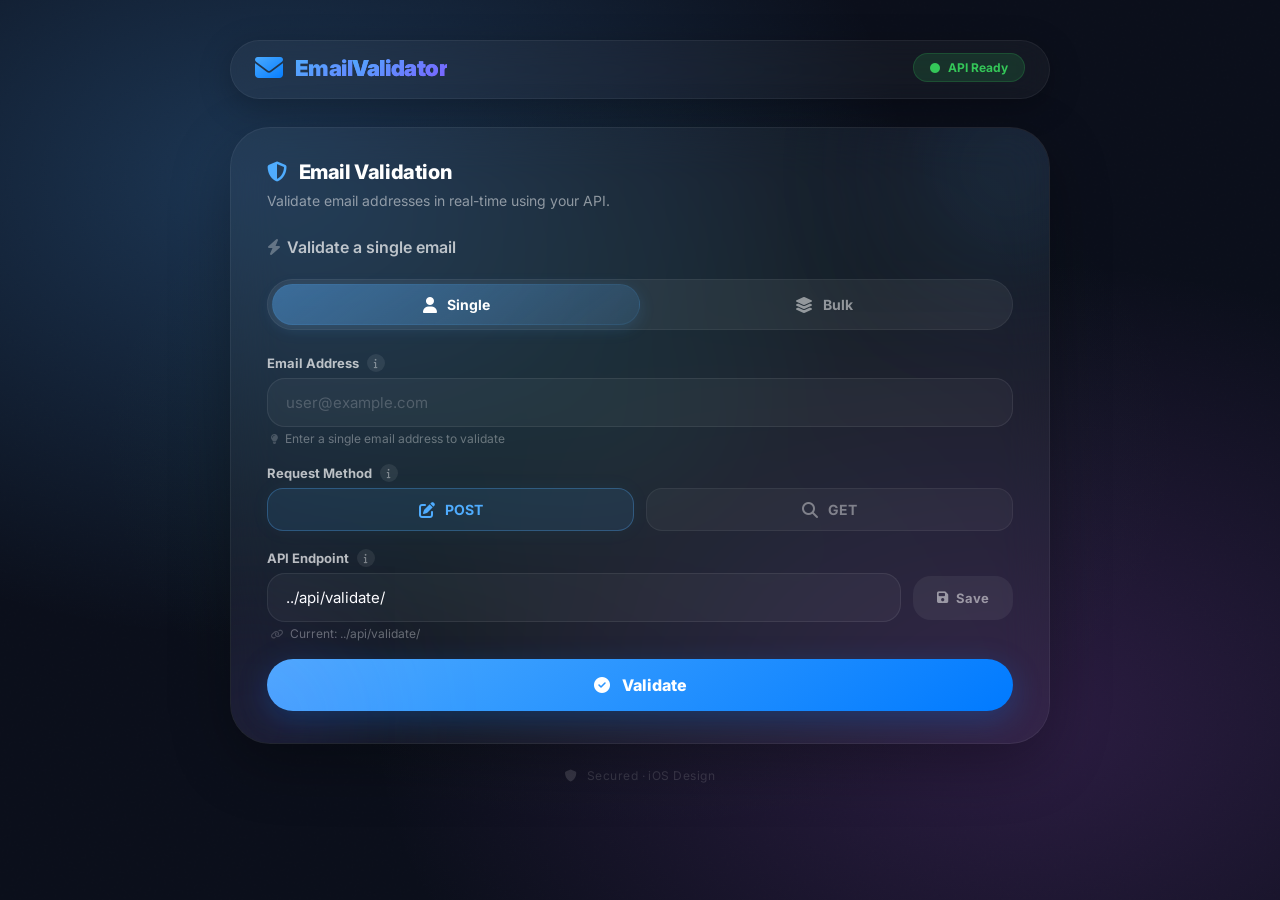
<file: index.html>
<!DOCTYPE html>
<html lang="en">
<head>
    <meta charset="UTF-8" />
    <meta name="viewport" content="width=device-width, initial-scale=1.0" />
    <title>Email Validator · iOS</title>

    <link rel="preconnect" href="https://fonts.googleapis.com">
    <link rel="preconnect" href="https://fonts.gstatic.com" crossorigin>
    <link href="https://fonts.googleapis.com/css2?family=Inter:wght@400;500;600;700;800;900&display=swap" rel="stylesheet">
    <link rel="stylesheet" href="https://cdnjs.cloudflare.com/ajax/libs/font-awesome/6.5.0/css/all.min.css">
    <link href="https://unpkg.com/aos@2.3.1/dist/aos.css" rel="stylesheet">
<style>
    * {
            margin: 0;
            padding: 0;
            box-sizing: border-box;
        }

        body {
            font-family: 'Inter', system-ui, -apple-system, sans-serif;
            background: #0a0e1a;
            color: #fff;
            min-height: 100vh;
            overflow-x: hidden;
            padding: 20px;
        }

        .bg-glow {
            position: fixed;
            inset: 0;
            z-index: 0;
            pointer-events: none;
            background:
                radial-gradient(ellipse at 20% 20%, rgba(79, 172, 254, .25), transparent 45%),
                radial-gradient(ellipse at 80% 80%, rgba(175, 82, 222, .20), transparent 45%),
                radial-gradient(ellipse at 50% 50%, rgba(52, 199, 89, .08), transparent 60%),
                #0a0e1a;
        }

        .bg-glow::after {
            content: '';
            position: absolute;
            inset: 0;
            background: url("data:image/svg+xml,%3Csvg viewBox='0 0 400 400' xmlns='http://www.w3.org/2000/svg'%3E%3Cfilter id='n'%3E%3CfeTurbulence type='fractalNoise' baseFrequency='0.9' numOctaves='4' stitchTiles='stitch'/%3E%3C/filter%3E%3Crect width='100%25' height='100%25' filter='url(%23n)' opacity='0.04'/%3E%3C/svg%3E");
            opacity: .3;
        }

        .ios-container {
            position: relative;
            z-index: 1;
            max-width: 820px;
            margin: 0 auto;
            padding: 20px 0 40px;
        }

        .ios-header {
            display: flex;
            align-items: center;
            justify-content: space-between;
            padding: 12px 24px 16px;
            margin-bottom: 28px;
            background: rgba(255, 255, 255, .04);
            border-radius: 32px;
            border: 1px solid rgba(255, 255, 255, .06);
            backdrop-filter: blur(20px);
            -webkit-backdrop-filter: blur(20px);
            box-shadow: 0 8px 32px rgba(0, 0, 0, .25);
        }

        .ios-header .brand {
            display: flex;
            align-items: center;
            gap: 12px;
            font-size: 22px;
            font-weight: 900;
            letter-spacing: -0.02em;
        }

        .ios-header .brand i {
            background: linear-gradient(145deg, #4facfe, #007aff);
            -webkit-background-clip: text;
            -webkit-text-fill-color: transparent;
            font-size: 28px;
        }

        .ios-header .brand span {
            background: linear-gradient(145deg, #4facfe, #7b61ff);
            -webkit-background-clip: text;
            -webkit-text-fill-color: transparent;
        }

        .ios-header .status-badge {
            display: flex;
            align-items: center;
            gap: 8px;
            padding: 6px 16px;
            border-radius: 99px;
            background: rgba(52, 199, 89, .15);
            border: 1px solid rgba(52, 199, 89, .2);
            font-size: 12px;
            font-weight: 700;
            color: #34c759;
        }

        .ios-header .status-badge i {
            font-size: 10px;
            animation: pulse-dot 1.8s infinite;
        }

        @keyframes pulse-dot {
            0%,
            100% {
                opacity: 1;
                transform: scale(1);
            }
            50% {
                opacity: .3;
                transform: scale(.7);
            }
        }

        .ios-card {
            background: rgba(255, 255, 255, .04);
            border-radius: 40px;
            border: 1px solid rgba(255, 255, 255, .06);
            backdrop-filter: blur(24px);
            -webkit-backdrop-filter: blur(24px);
            padding: 32px 36px;
            margin-bottom: 24px;
            box-shadow: 0 20px 60px rgba(0, 0, 0, .3);
            transition: transform .3s ease, box-shadow .3s ease;
            position: relative;
            overflow: hidden;
        }

        .ios-card::before {
            content: '';
            position: absolute;
            top: -50%;
            right: -50%;
            width: 80%;
            height: 80%;
            background: radial-gradient(circle, rgba(79, 172, 254, .04), transparent 60%);
            pointer-events: none;
        }

        .ios-card:hover {
            transform: translateY(-2px);
            box-shadow: 0 30px 80px rgba(0, 0, 0, .35);
        }

        .ios-card .card-title {
            display: flex;
            align-items: center;
            gap: 12px;
            font-size: 20px;
            font-weight: 800;
            margin-bottom: 8px;
            letter-spacing: -0.02em;
        }

        .ios-card .card-title i {
            color: #4facfe;
        }

        .ios-card .card-sub {
            font-size: 14px;
            color: rgba(255, 255, 255, .5);
            margin-bottom: 22px;
        }

        .mode-toggle {
            display: flex;
            background: rgba(255, 255, 255, .06);
            border-radius: 99px;
            padding: 4px;
            margin-bottom: 24px;
            border: 1px solid rgba(255, 255, 255, .06);
            position: relative;
        }

        .mode-toggle button {
            flex: 1;
            padding: 12px 20px;
            border: none;
            border-radius: 99px;
            background: transparent;
            color: rgba(255, 255, 255, .5);
            font-weight: 700;
            font-size: 14px;
            cursor: pointer;
            transition: all .3s ease;
            font-family: inherit;
            display: flex;
            align-items: center;
            justify-content: center;
            gap: 10px;
            position: relative;
            z-index: 1;
        }

        .mode-toggle button i {
            font-size: 16px;
        }

        .mode-toggle button.active {
            color: #fff;
            background: linear-gradient(145deg, rgba(79, 172, 254, .25), rgba(79, 172, 254, .08));
            box-shadow: 0 4px 16px rgba(79, 172, 254, .15);
        }

        .mode-toggle button:hover:not(.active) {
            color: rgba(255, 255, 255, .75);
        }

        .mode-toggle .slider-bg {
            position: absolute;
            top: 4px;
            bottom: 4px;
            left: 4px;
            width: calc(50% - 4px);
            border-radius: 99px;
            background: linear-gradient(145deg, rgba(79, 172, 254, .20), rgba(79, 172, 254, .06));
            transition: transform .4s cubic-bezier(.22, 1, .36, 1);
            border: 1px solid rgba(79, 172, 254, .10);
        }

        .mode-toggle .slider-bg.right {
            transform: translateX(100%);
        }

        .form-group {
            margin-bottom: 18px;
        }

        .form-group label {
            display: flex;
            align-items: center;
            gap: 8px;
            font-size: 13px;
            font-weight: 700;
            color: rgba(255, 255, 255, .7);
            margin-bottom: 6px;
        }

        .form-group label .info-btn {
            display: inline-flex;
            align-items: center;
            justify-content: center;
            width: 18px;
            height: 18px;
            border-radius: 50%;
            background: rgba(255, 255, 255, .08);
            border: none;
            color: rgba(255, 255, 255, .4);
            font-size: 10px;
            cursor: pointer;
            transition: all .2s;
            font-family: inherit;
        }

        .form-group label .info-btn:hover {
            background: rgba(79, 172, 254, .2);
            color: #4facfe;
            transform: scale(1.1);
        }

        .form-group .info-tip {
            font-size: 12px;
            color: rgba(255, 255, 255, .35);
            margin-top: 4px;
            padding-left: 4px;
            display: flex;
            align-items: center;
            gap: 6px;
        }

        .form-group .info-tip i {
            font-size: 10px;
            color: rgba(255, 255, 255, .2);
        }

        .ios-input {
            width: 100%;
            padding: 14px 18px;
            border-radius: 18px;
            border: 1px solid rgba(255, 255, 255, .08);
            background: rgba(255, 255, 255, .04);
            color: #fff;
            font-size: 15px;
            font-family: inherit;
            transition: all .25s ease;
            outline: none;
        }

        .ios-input:focus {
            border-color: rgba(79, 172, 254, .4);
            box-shadow: 0 0 0 4px rgba(79, 172, 254, .06);
            background: rgba(255, 255, 255, .06);
        }

        .ios-input::placeholder {
            color: rgba(255, 255, 255, .2);
        }

        .ios-input.textarea {
            min-height: 100px;
            resize: vertical;
            line-height: 1.6;
        }

        .ios-input.textarea.bulk-area {
            min-height: 130px;
            font-size: 14px;
        }

        .method-selector {
            display: flex;
            gap: 12px;
            margin-bottom: 18px;
        }

        .method-selector button {
            flex: 1;
            padding: 12px;
            border-radius: 16px;
            border: 1px solid rgba(255, 255, 255, .06);
            background: rgba(255, 255, 255, .04);
            color: rgba(255, 255, 255, .4);
            font-weight: 700;
            font-size: 14px;
            cursor: pointer;
            transition: all .25s ease;
            font-family: inherit;
            display: flex;
            align-items: center;
            justify-content: center;
            gap: 10px;
        }

        .method-selector button i {
            font-size: 16px;
        }

        .method-selector button.active {
            border-color: rgba(79, 172, 254, .3);
            background: rgba(79, 172, 254, .10);
            color: #4facfe;
            box-shadow: 0 0 20px rgba(79, 172, 254, .05);
        }

        .method-selector button:hover:not(.active) {
            border-color: rgba(255, 255, 255, .12);
            color: rgba(255, 255, 255, .6);
        }

        .api-path-row {
            display: flex;
            gap: 12px;
            align-items: center;
        }

        .api-path-row .ios-input {
            flex: 1;
        }

        .api-path-row .btn-save-path {
            padding: 14px 24px;
            border-radius: 18px;
            border: none;
            background: rgba(255, 255, 255, .06);
            color: rgba(255, 255, 255, .5);
            font-weight: 700;
            font-size: 13px;
            cursor: pointer;
            transition: all .25s ease;
            font-family: inherit;
            white-space: nowrap;
            display: flex;
            align-items: center;
            gap: 8px;
        }

        .api-path-row .btn-save-path:hover {
            background: rgba(79, 172, 254, .15);
            color: #4facfe;
        }

        .api-path-row .btn-save-path.saved {
            background: rgba(52, 199, 89, .15);
            color: #34c759;
        }

        .file-upload-zone {
            border: 2px dashed rgba(255, 255, 255, .08);
            border-radius: 20px;
            padding: 30px 20px;
            text-align: center;
            cursor: pointer;
            transition: all .3s ease;
            position: relative;
        }

        .file-upload-zone:hover {
            border-color: rgba(79, 172, 254, .25);
            background: rgba(79, 172, 254, .03);
        }

        .file-upload-zone.dragover {
            border-color: #4facfe;
            background: rgba(79, 172, 254, .06);
        }

        .file-upload-zone .upload-icon {
            font-size: 38px;
            color: rgba(255, 255, 255, .15);
            margin-bottom: 10px;
        }

        .file-upload-zone .upload-text {
            font-size: 14px;
            font-weight: 600;
            color: rgba(255, 255, 255, .5);
        }

        .file-upload-zone .upload-text span {
            color: #4facfe;
        }

        .file-upload-zone .upload-hint {
            font-size: 12px;
            color: rgba(255, 255, 255, .25);
            margin-top: 6px;
        }

        .file-upload-zone input[type="file"] {
            position: absolute;
            inset: 0;
            opacity: 0;
            cursor: pointer;
        }

        .file-upload-zone .file-name {
            margin-top: 12px;
            font-size: 13px;
            font-weight: 600;
            color: rgba(255, 255, 255, .6);
            display: none;
        }

        .file-upload-zone .file-name.show {
            display: block;
        }

        .file-upload-zone .file-name i {
            margin-right: 8px;
            color: #4facfe;
        }

        .btn-primary {
            display: inline-flex;
            align-items: center;
            justify-content: center;
            gap: 12px;
            padding: 16px 40px;
            border-radius: 99px;
            border: none;
            background: linear-gradient(145deg, #4facfe, #007aff);
            color: #fff;
            font-weight: 800;
            font-size: 16px;
            cursor: pointer;
            transition: all .25s ease;
            font-family: inherit;
            box-shadow: 0 8px 30px rgba(0, 122, 255, .25);
            width: 100%;
        }

        .btn-primary:hover {
            transform: scale(1.02);
            box-shadow: 0 12px 40px rgba(0, 122, 255, .35);
        }

        .btn-primary:active {
            transform: scale(.97);
        }

        .btn-primary:disabled {
            opacity: .4;
            cursor: not-allowed;
            transform: none;
        }

        .btn-primary .spinner {
            display: none;
            animation: spin 1s linear infinite;
        }

        .btn-primary.loading .spinner {
            display: inline-block;
        }

        .btn-primary.loading .btn-text {
            display: none;
        }

        @keyframes spin {
            to {
                transform: rotate(360deg);
            }
        }

        .results-panel {
            margin-top: 24px;
            border-radius: 24px;
            background: rgba(255, 255, 255, .03);
            border: 1px solid rgba(255, 255, 255, .04);
            padding: 20px 24px;
            display: none;
            animation: fadeSlide .4s ease;
        }

        .results-panel.show {
            display: block;
        }

        @keyframes fadeSlide {
            0% {
                opacity: 0;
                transform: translateY(16px);
            }
            100% {
                opacity: 1;
                transform: translateY(0);
            }
        }

        .results-panel .result-header {
            display: flex;
            align-items: center;
            justify-content: space-between;
            margin-bottom: 14px;
            flex-wrap: wrap;
            gap: 8px;
        }

        .results-panel .result-header .result-count {
            font-size: 14px;
            font-weight: 700;
            color: rgba(255, 255, 255, .6);
            display: flex;
            align-items: center;
            gap: 6px;
        }

        .results-panel .result-header .result-count i {
            color: #4facfe;
        }

        .results-panel .result-header .result-count b {
            color: #fff;
        }

        .results-panel .result-header .result-status {
            font-size: 12px;
            font-weight: 700;
            padding: 4px 14px;
            border-radius: 99px;
        }

        .results-panel .result-header .result-status.valid {
            background: rgba(52, 199, 89, .15);
            color: #34c759;
        }

        .results-panel .result-header .result-status.invalid {
            background: rgba(255, 59, 48, .15);
            color: #ff3b30;
        }

        .results-panel .result-header .result-status.partial {
            background: rgba(255, 159, 10, .15);
            color: #ff9f0a;
        }

        .results-list {
            display: grid;
            gap: 8px;
            max-height: 320px;
            overflow-y: auto;
            padding-right: 4px;
        }

        .results-list::-webkit-scrollbar {
            width: 3px;
        }
        .results-list::-webkit-scrollbar-track {
            background: transparent;
        }
        .results-list::-webkit-scrollbar-thumb {
            background: rgba(255, 255, 255, .08);
            border-radius: 99px;
        }

        .result-item {
            display: flex;
            align-items: center;
            justify-content: space-between;
            padding: 12px 16px;
            border-radius: 16px;
            background: rgba(255, 255, 255, .03);
            border: 1px solid rgba(255, 255, 255, .04);
            transition: background .2s;
            flex-wrap: wrap;
            gap: 6px;
        }

        .result-item:hover {
            background: rgba(255, 255, 255, .06);
        }

        .result-item .email {
            font-size: 14px;
            font-weight: 600;
            font-family: 'Inter', monospace;
            letter-spacing: .01em;
            display: flex;
            align-items: center;
            gap: 8px;
        }

        .result-item .email i {
            font-size: 14px;
        }

        .result-item .email .valid-icon {
            color: #34c759;
        }
        .result-item .email .invalid-icon {
            color: #ff3b30;
        }

        .result-item .status-tag {
            font-size: 11px;
            font-weight: 700;
            padding: 3px 14px;
            border-radius: 99px;
            text-transform: uppercase;
            letter-spacing: .04em;
        }

        .result-item .status-tag.valid {
            background: rgba(52, 199, 89, .12);
            color: #34c759;
        }

        .result-item .status-tag.invalid {
            background: rgba(255, 59, 48, .12);
            color: #ff3b30;
        }

        .result-item .status-tag.unknown {
            background: rgba(255, 255, 255, .06);
            color: rgba(255, 255, 255, .3);
        }

        .result-item .badge-method {
            font-size: 10px;
            font-weight: 700;
            padding: 2px 10px;
            border-radius: 99px;
            background: rgba(79, 172, 254, .10);
            color: #4facfe;
            text-transform: uppercase;
            letter-spacing: .04em;
        }

        .typer {
            display: inline;
            border-right: 2px solid rgba(79, 172, 254, .6);
            padding-right: 2px;
            animation: blink .8s step-end infinite;
        }

        @keyframes blink {
            0%,
            100% {
                border-color: rgba(79, 172, 254, .6);
            }
            50% {
                border-color: transparent;
            }
        }

        .card-3d {
            transform-style: preserve-3d;
            perspective: 800px;
        }

        .card-3d .ios-card {
            transform: rotateX(var(--rx, 0deg)) rotateY(var(--ry, 0deg));
            transition: transform .1s ease;
        }

        .info-tooltip {
            position: fixed;
            max-width: 320px;
            padding: 14px 18px;
            border-radius: 16px;
            background: rgba(20, 28, 48, .96);
            border: 1px solid rgba(255, 255, 255, .08);
            backdrop-filter: blur(24px);
            -webkit-backdrop-filter: blur(24px);
            color: rgba(255, 255, 255, .85);
            font-size: 13px;
            line-height: 1.5;
            z-index: 999;
            pointer-events: none;
            opacity: 0;
            transform: translateY(8px) scale(.96);
            transition: all .2s ease;
            box-shadow: 0 20px 60px rgba(0, 0, 0, .5);
            font-family: 'Inter', system-ui, sans-serif;
        }

        .info-tooltip.show {
            opacity: 1;
            transform: translateY(0) scale(1);
        }

        .info-tooltip .tip-title {
            font-weight: 800;
            color: #4facfe;
            margin-bottom: 4px;
            font-size: 14px;
        }

        .typer-wrapper {
            font-size: 16px;
            font-weight: 600;
            color: rgba(255, 255, 255, .5);
            min-height: 32px;
            margin-bottom: 16px;
            display: flex;
            align-items: center;
            gap: 6px;
        }

        .typer-wrapper .typer-prefix {
            color: rgba(255, 255, 255, .3);
            font-weight: 400;
        }

        .typer-wrapper .typer-text {
            color: rgba(255, 255, 255, .7);
        }

        .bulk-preview {
            margin-top: 12px;
            padding: 12px 16px;
            border-radius: 16px;
            background: rgba(255, 255, 255, .03);
            border: 1px solid rgba(255, 255, 255, .04);
            display: none;
            font-size: 13px;
            color: rgba(255, 255, 255, .5);
        }

        .bulk-preview.show {
            display: block;
        }

        .bulk-preview .preview-count {
            font-weight: 700;
            color: rgba(255, 255, 255, .7);
            display: flex;
            align-items: center;
            gap: 6px;
        }

        .bulk-preview .preview-count i {
            color: #4facfe;
        }

        .bulk-preview .preview-count b {
            color: #4facfe;
        }

        .bulk-preview .preview-list {
            margin-top: 6px;
            display: flex;
            flex-wrap: wrap;
            gap: 4px;
        }

        .bulk-preview .preview-list .chip {
            padding: 2px 12px;
            border-radius: 99px;
            background: rgba(255, 255, 255, .06);
            font-size: 12px;
            color: rgba(255, 255, 255, .5);
            font-family: 'Inter', monospace;
        }

        .toast {
            position: fixed;
            bottom: 30px;
            left: 50%;
            transform: translateX(-50%) translateY(80px);
            padding: 14px 28px;
            border-radius: 20px;
            background: rgba(20, 28, 48, .96);
            border: 1px solid rgba(255, 255, 255, .08);
            backdrop-filter: blur(24px);
            -webkit-backdrop-filter: blur(24px);
            color: #fff;
            font-weight: 600;
            font-size: 14px;
            z-index: 9999;
            opacity: 0;
            transition: all .4s cubic-bezier(.22, 1, .36, 1);
            box-shadow: 0 20px 60px rgba(0, 0, 0, .5);
            display: flex;
            align-items: center;
            gap: 12px;
            pointer-events: none;
        }

        .toast.show {
            opacity: 1;
            transform: translateX(-50%) translateY(0);
        }

        .toast.success i {
            color: #34c759;
        }
        .toast.error i {
            color: #ff3b30;
        }
        .toast.info i {
            color: #4facfe;
        }

        .glow-accent {
            position: absolute;
            width: 200px;
            height: 200px;
            border-radius: 50%;
            filter: blur(80px);
            pointer-events: none;
            opacity: .15;
        }

        .glow-accent.g1 {
            top: -60px;
            right: -60px;
            background: #4facfe;
        }

        .glow-accent.g2 {
            bottom: -80px;
            left: -80px;
            background: #7b61ff;
        }

        @media (max-width: 640px) {
            body {
                padding: 12px;
            }
            .ios-header {
                padding: 10px 16px 14px;
                flex-wrap: wrap;
                gap: 10px;
            }
            .ios-header .brand {
                font-size: 18px;
            }
            .ios-header .status-badge {
                font-size: 10px;
                padding: 4px 12px;
            }
            .ios-card {
                padding: 20px 18px;
                border-radius: 28px;
            }
            .ios-card .card-title {
                font-size: 17px;
            }
            .mode-toggle button {
                font-size: 12px;
                padding: 10px 14px;
            }
            .mode-toggle button i {
                font-size: 14px;
            }
            .method-selector {
                flex-direction: column;
                gap: 8px;
            }
            .api-path-row {
                flex-direction: column;
                gap: 10px;
            }
            .api-path-row .btn-save-path {
                width: 100%;
                justify-content: center;
            }
            .file-upload-zone {
                padding: 20px 16px;
            }
            .file-upload-zone .upload-icon {
                font-size: 28px;
            }
            .btn-primary {
                font-size: 14px;
                padding: 14px 28px;
            }
            .result-item {
                flex-wrap: wrap;
                gap: 6px;
            }
            .result-item .email {
                font-size: 13px;
                flex: 1;
                min-width: 120px;
            }
            .info-tooltip {
                max-width: 260px;
                font-size: 12px;
                padding: 12px 16px;
            }
            .results-panel {
                padding: 16px 14px;
            }
        }

        @media (max-width: 400px) {
            .ios-header .brand {
                font-size: 15px;
            }
            .ios-header .brand i {
                font-size: 20px;
            }
            .ios-card {
                padding: 16px 14px;
                border-radius: 24px;
            }
            .mode-toggle button {
                font-size: 11px;
                padding: 8px 10px;
                gap: 6px;
            }
            .mode-toggle button i {
                font-size: 12px;
            }
            .ios-input {
                font-size: 14px;
                padding: 12px 14px;
            }
        }

</style>
</head>
<body>

    <div class="bg-glow"></div>

    <div class="info-tooltip" id="infoTooltip">
        <div class="tip-title" id="tipTitle">Info</div>
        <div id="tipBody">Tooltip content</div>
    </div>

    <div class="toast" id="toast">
        <i class="fas fa-check-circle"></i>
        <span id="toastMsg">Success</span>
    </div>

    <div class="ios-container" id="app">

        <header class="ios-header" data-aos="fade-down" data-aos-duration="600">
            <div class="brand">
                <i class="fas fa-envelope"></i>
                <span>Email<span style="color:rgba(255,255,255,.6);">Validator</span></span>
            </div>
            <div class="status-badge">
                <i class="fas fa-circle"></i>
                <span>API Ready</span>
            </div>
        </header>

        <div class="card-3d" id="card3d">
            <div class="ios-card" data-aos="fade-up" data-aos-duration="700" data-aos-delay="100">
                <div class="glow-accent g1"></div>
                <div class="glow-accent g2"></div>

                <div class="card-title">
                    <i class="fas fa-shield-halved"></i>
                    Email Validation
                </div>
                <div class="card-sub">Validate email addresses in real-time using your API.</div>

                <div class="typer-wrapper">
                    <span class="typer-prefix"><i class="fas fa-bolt"></i></span>
                    <span class="typer-text" id="typerText"></span>
                </div>

                <div class="mode-toggle" id="modeToggle">
                    <div class="slider-bg" id="sliderBg"></div>
                    <button class="active" data-mode="single" id="modeSingle">
                        <i class="fas fa-user"></i> Single
                    </button>
                    <button data-mode="bulk" id="modeBulk">
                        <i class="fas fa-layer-group"></i> Bulk
                    </button>
                </div>

                <div id="singleMode">
                    <div class="form-group">
                        <label>
                            Email Address
                            <button class="info-btn" data-tip="single-email"><i class="fas fa-info"></i></button>
                        </label>
                        <input type="email" class="ios-input" id="singleEmail" placeholder="user@example.com" />
                        <div class="info-tip"><i class="fas fa-lightbulb"></i> Enter a single email address to validate</div>
                    </div>
                </div>

                <div id="bulkMode" style="display:none;">
                    <div class="form-group">
                        <label>
                            Email List
                            <button class="info-btn" data-tip="bulk-emails"><i class="fas fa-info"></i></button>
                        </label>
                        <textarea class="ios-input textarea bulk-area" id="bulkEmails" placeholder="user1@example.com, user2@example.com, user3@example.com"></textarea>
                        <div class="info-tip"><i class="fas fa-lightbulb"></i> Separate emails with commas, or upload a file below</div>
                    </div>

                    <div class="form-group">
                        <label>
                            Upload File
                            <button class="info-btn" data-tip="file-upload"><i class="fas fa-info"></i></button>
                        </label>
                        <div class="file-upload-zone" id="fileZone">
                            <div class="upload-icon"><i class="fas fa-cloud-arrow-up"></i></div>
                            <div class="upload-text">Drop your file here or <span>browse</span></div>
                            <div class="upload-hint">Supports CSV, TXT, PDF — extracts emails automatically</div>
                            <input type="file" id="fileInput" accept=".csv,.txt,.pdf" />
                            <div class="file-name" id="fileName"><i class="fas fa-file"></i> <span id="fileNameText"></span></div>
                        </div>
                    </div>

                    <div class="bulk-preview" id="bulkPreview">
                        <div class="preview-count"><i class="fas fa-envelope"></i> <b id="previewCount">0</b> email(s) detected</div>
                        <div class="preview-list" id="previewList"></div>
                    </div>
                </div>

                <div class="form-group" style="margin-top:6px;">
                    <label>
                        Request Method
                        <button class="info-btn" data-tip="method"><i class="fas fa-info"></i></button>
                    </label>
                    <div class="method-selector" id="methodSelector">
                        <button class="active" data-method="POST"><i class="fas fa-pen-to-square"></i> POST</button>
                        <button data-method="GET"><i class="fas fa-magnifying-glass"></i> GET</button>
                    </div>
                </div>

                <div class="form-group">
                    <label>
                        API Endpoint
                        <button class="info-btn" data-tip="api-path"><i class="fas fa-info"></i></button>
                    </label>
                    <div class="api-path-row">
                        <input type="text" class="ios-input" id="apiPath" placeholder="../api/validate/" value="../api/validate/" />
                        <button class="btn-save-path" id="savePathBtn"><i class="fas fa-floppy-disk"></i> Save</button>
                    </div>
                    <div class="info-tip"><i class="fas fa-link"></i> <span id="apiPathDisplay">Current: ../api/validate/</span></div>
                </div>

                <button class="btn-primary" id="validateBtn">
                    <i class="fas fa-check-circle"></i>
                    <span class="btn-text">Validate</span>
                    <i class="fas fa-spinner spinner"></i>
                </button>

                <div class="results-panel" id="resultsPanel">
                    <div class="result-header">
                        <div class="result-count"><i class="fas fa-list"></i> <b id="resultCount">0</b> email(s)</div>
                        <div class="result-status" id="resultStatus">—</div>
                    </div>
                    <div class="results-list" id="resultsList"></div>
                </div>

            </div>
        </div>

        <div style="text-align:center;margin-top:20px;font-size:12px;color:rgba(255,255,255,.15);letter-spacing:.04em;">
            <i class="fas fa-shield" style="margin-right:6px;"></i> Secured · iOS Design
        </div>

    </div>

    <script src="https://unpkg.com/aos@2.3.1/dist/aos.js"></script>

    <script>
        AOS.init({
            once: true,
            duration: 600,
            easing: 'ease-out-cubic',
        });

        // ─── DOM REFS ───
        const modeSingle = document.getElementById('modeSingle');
        const modeBulk = document.getElementById('modeBulk');
        const sliderBg = document.getElementById('sliderBg');
        const singleMode = document.getElementById('singleMode');
        const bulkMode = document.getElementById('bulkMode');
        const singleEmail = document.getElementById('singleEmail');
        const bulkEmails = document.getElementById('bulkEmails');
        const fileInput = document.getElementById('fileInput');
        const fileZone = document.getElementById('fileZone');
        const fileName = document.getElementById('fileName');
        const fileNameText = document.getElementById('fileNameText');
        const bulkPreview = document.getElementById('bulkPreview');
        const previewCount = document.getElementById('previewCount');
        const previewList = document.getElementById('previewList');
        const methodSelector = document.getElementById('methodSelector');
        const apiPath = document.getElementById('apiPath');
        const savePathBtn = document.getElementById('savePathBtn');
        const apiPathDisplay = document.getElementById('apiPathDisplay');
        const validateBtn = document.getElementById('validateBtn');
        const resultsPanel = document.getElementById('resultsPanel');
        const resultCount = document.getElementById('resultCount');
        const resultStatus = document.getElementById('resultStatus');
        const resultsList = document.getElementById('resultsList');
        const typerText = document.getElementById('typerText');
        const tooltip = document.getElementById('infoTooltip');
        const tipTitle = document.getElementById('tipTitle');
        const tipBody = document.getElementById('tipBody');
        const toast = document.getElementById('toast');
        const toastMsg = document.getElementById('toastMsg');

        // ─── STATE ───
        let currentMode = 'single';
        let currentMethod = 'POST';
        let savedApiPath = localStorage.getItem('emailValidatorApiPath') || '../api/validate/';
        let isProcessing = false;
        let tooltipTimeout = null;

        // ─── TYPER ───
        const typerMessages = [
            'Validate emails instantly',
            'Bulk validation with ease',
            'Secure and fast',
            'Upload CSV, TXT, PDF',
            'Real-time results',
        ];
        let typerIndex = 0;
        let charIndex = 0;
        let isDeleting = false;

        function typeEffect() {
            const msg = typerMessages[typerIndex];
            if (!isDeleting) {
                typerText.textContent = msg.substring(0, charIndex + 1);
                charIndex++;
                if (charIndex === msg.length) {
                    isDeleting = true;
                    setTimeout(typeEffect, 2800);
                    return;
                }
                setTimeout(typeEffect, 40 + Math.random() * 30);
            } else {
                typerText.textContent = msg.substring(0, charIndex);
                charIndex--;
                if (charIndex < 0) {
                    isDeleting = false;
                    typerIndex = (typerIndex + 1) % typerMessages.length;
                    setTimeout(typeEffect, 600);
                    return;
                }
                setTimeout(typeEffect, 20 + Math.random() * 15);
            }
        }
        setTimeout(typeEffect, 400);

        // ─── 3D CARD ───
        const card3d = document.getElementById('card3d');
        card3d.addEventListener('mousemove', (e) => {
            const rect = card3d.getBoundingClientRect();
            const x = (e.clientX - rect.left) / rect.width - 0.5;
            const y = (e.clientY - rect.top) / rect.height - 0.5;
            card3d.style.setProperty('--rx', (y * -6).toFixed(1) + 'deg');
            card3d.style.setProperty('--ry', (x * 6).toFixed(1) + 'deg');
        });
        card3d.addEventListener('mouseleave', () => {
            card3d.style.setProperty('--rx', '0deg');
            card3d.style.setProperty('--ry', '0deg');
        });

        // ─── MODE TOGGLE ───
        function setMode(mode) {
            currentMode = mode;
            const isSingle = mode === 'single';

            modeSingle.classList.toggle('active', isSingle);
            modeBulk.classList.toggle('active', !isSingle);
            sliderBg.classList.toggle('right', !isSingle);

            singleMode.style.display = isSingle ? 'block' : 'none';
            bulkMode.style.display = isSingle ? 'none' : 'block';

            resultsPanel.classList.remove('show');

            if (isSingle) {
                typerMessages[0] = 'Validate a single email';
            } else {
                typerMessages[0] = 'Bulk validation with ease';
            }
            typerIndex = 0;
            charIndex = 0;
            isDeleting = false;
            typerText.textContent = '';
            setTimeout(typeEffect, 300);
        }

        modeSingle.addEventListener('click', () => setMode('single'));
        modeBulk.addEventListener('click', () => setMode('bulk'));

        // ─── METHOD SELECTOR ───
        methodSelector.querySelectorAll('button').forEach(btn => {
            btn.addEventListener('click', () => {
                methodSelector.querySelectorAll('button').forEach(b => b.classList.remove('active'));
                btn.classList.add('active');
                currentMethod = btn.dataset.method;
            });
        });

        // ─── API PATH ───
        apiPath.value = savedApiPath;
        apiPathDisplay.textContent = `Current: ${savedApiPath}`;

        savePathBtn.addEventListener('click', () => {
            const path = apiPath.value.trim() || '../api/validate/';
            savedApiPath = path;
            localStorage.setItem('emailValidatorApiPath', path);
            apiPathDisplay.textContent = `Current: ${path}`;
            savePathBtn.classList.add('saved');
            savePathBtn.innerHTML = '<i class="fas fa-check"></i> Saved';
            setTimeout(() => {
                savePathBtn.classList.remove('saved');
                savePathBtn.innerHTML = '<i class="fas fa-floppy-disk"></i> Save';
            }, 2000);
            showToast('API path saved successfully', 'success');
        });

        // ─── FILE UPLOAD ───
        const supportedTypes = ['.csv', '.txt', '.pdf'];

        fileInput.addEventListener('change', handleFile);
        fileZone.addEventListener('dragover', (e) => {
            e.preventDefault();
            fileZone.classList.add('dragover');
        });
        fileZone.addEventListener('dragleave', () => {
            fileZone.classList.remove('dragover');
        });
        fileZone.addEventListener('drop', (e) => {
            e.preventDefault();
            fileZone.classList.remove('dragover');
            if (e.dataTransfer.files.length) {
                fileInput.files = e.dataTransfer.files;
                handleFile({ target: fileInput });
            }
        });

        function handleFile(e) {
            const file = e.target.files[0];
            if (!file) return;

            const ext = '.' + file.name.split('.').pop().toLowerCase();
            if (!supportedTypes.includes(ext)) {
                showToast('Unsupported file type. Please use CSV, TXT, or PDF.', 'error');
                return;
            }

            fileName.classList.add('show');
            fileNameText.textContent = file.name;

            const reader = new FileReader();
            reader.onload = (ev) => {
                const text = ev.target.result;
                const emails = extractEmails(text);
                if (emails.length === 0) {
                    showToast('No valid emails found in the file.', 'error');
                    return;
                }
                bulkEmails.value = emails.join(', ');
                updateBulkPreview();
                showToast(`Extracted ${emails.length} email(s) from ${file.name}`, 'success');
            };

            if (ext === '.pdf') {
                reader.readAsText(file);
                showToast('PDF text extraction (basic). For best results, use CSV or TXT.', 'info');
            } else {
                reader.readAsText(file);
            }
        }

        function extractEmails(text) {
            const emailRegex = /[a-zA-Z0-9._%+-]+@[a-zA-Z0-9.-]+\.[a-zA-Z]{2,}/g;
            const matches = text.match(emailRegex) || [];
            const unique = [...new Set(matches.map(e => e.trim().toLowerCase()))];
            return unique;
        }

        bulkEmails.addEventListener('input', updateBulkPreview);

        function updateBulkPreview() {
            const text = bulkEmails.value;
            const emails = extractEmails(text);
            if (emails.length === 0) {
                bulkPreview.classList.remove('show');
                return;
            }
            bulkPreview.classList.add('show');
            previewCount.textContent = emails.length;
            previewList.innerHTML = emails.slice(0, 20).map(e =>
                `<span class="chip">${e}</span>`
            ).join('');
            if (emails.length > 20) {
                previewList.innerHTML += `<span class="chip">+${emails.length - 20} more</span>`;
            }
        }

        // ─── TOOLTIP ───
        const tipData = {
            'single-email': { title: 'Single Email', body: 'Enter one email address to validate. The API will check if the email is properly formatted and deliverable.' },
            'bulk-emails': { title: 'Bulk Emails', body: 'Enter multiple email addresses separated by commas. You can also upload a CSV, TXT, or PDF file to extract emails automatically.' },
            'file-upload': { title: 'File Upload', body: 'Upload CSV, TXT, or PDF files. The system will extract all email addresses from the file content and populate the list for bulk validation.' },
            'method': { title: 'Request Method', body: 'Choose POST to send data in the request body, or GET to send as query parameters. Your API should handle both methods accordingly.' },
            'api-path': { title: 'API Endpoint', body: 'Set the base URL path for your validation API. The endpoint will be combined with the method and email data. Save to persist across sessions.' }
        };

        document.querySelectorAll('.info-btn').forEach(btn => {
            btn.addEventListener('mouseenter', (e) => {
                const key = btn.dataset.tip;
                const data = tipData[key];
                if (!data) return;
                tipTitle.textContent = data.title;
                tipBody.textContent = data.body;
                const rect = btn.getBoundingClientRect();
                tooltip.style.left = Math.min(rect.left + rect.width / 2 - 100, window.innerWidth - 340) + 'px';
                tooltip.style.top = (rect.bottom + 14) + 'px';
                tooltip.classList.add('show');
                clearTimeout(tooltipTimeout);
            });
            btn.addEventListener('mouseleave', () => {
                tooltipTimeout = setTimeout(() => {
                    tooltip.classList.remove('show');
                }, 200);
            });
        });

        document.addEventListener('scroll', () => {
            tooltip.classList.remove('show');
        });

        // ─── TOAST ───
        let toastTimeout = null;

        function showToast(msg, type = 'info') {
            toastMsg.textContent = msg;
            toast.className = 'toast ' + type;
            toast.querySelector('i').className = type === 'success' ? 'fas fa-check-circle' :
                type === 'error' ? 'fas fa-exclamation-circle' :
                'fas fa-info-circle';
            toast.classList.add('show');
            clearTimeout(toastTimeout);
            toastTimeout = setTimeout(() => {
                toast.classList.remove('show');
            }, 3000);
        }

        // ─── VALIDATION ───
        validateBtn.addEventListener('click', performValidation);

        async function performValidation() {
            if (isProcessing) return;

            let emails = [];
            if (currentMode === 'single') {
                const email = singleEmail.value.trim();
                if (!email) {
                    showToast('Please enter an email address.', 'error');
                    return;
                }
                if (!isValidEmail(email)) {
                    showToast('Please enter a valid email address.', 'error');
                    return;
                }
                emails = [email];
            } else {
                const text = bulkEmails.value.trim();
                if (!text) {
                    showToast('Please enter emails or upload a file.', 'error');
                    return;
                }
                emails = extractEmails(text);
                if (emails.length === 0) {
                    showToast('No valid emails found. Please check your input.', 'error');
                    return;
                }
            }

            const basePath = savedApiPath.endsWith('/') ? savedApiPath : savedApiPath + '/';
            const apiUrl = basePath + (currentMethod === 'GET' ? '?emails=' + encodeURIComponent(emails.join(',')) : '');

            isProcessing = true;
            validateBtn.classList.add('loading');
            validateBtn.disabled = true;
            resultsPanel.classList.remove('show');

            try {
                const options = {
                    method: currentMethod,
                    headers: {
                        'Accept': 'application/json',
                        'Content-Type': 'application/json',
                    },
                };

                if (currentMethod === 'POST') {
                    options.body = JSON.stringify({ emails: emails });
                }

                const response = await fetch(apiUrl, options);
                let data;
                if (!response.ok && response.status === 404) {
                    data = emails.map(email => ({
                        email: email,
                        valid: Math.random() > 0.25,
                        reason: Math.random() > 0.25 ? 'Valid' : 'Invalid format',
                        mx: Math.random() > 0.3,
                        disposable: Math.random() > 0.85,
                    }));
                } else {
                    try {
                        data = await response.json();
                        if (!Array.isArray(data) && data.results) data = data.results;
                        else if (!Array.isArray(data) && data.data) data = data.data;
                        else if (!Array.isArray(data)) {
                            data = emails.map(email => ({
                                email: email,
                                valid: Math.random() > 0.25,
                                reason: Math.random() > 0.25 ? 'Valid' : 'Invalid format',
                                mx: Math.random() > 0.3,
                                disposable: Math.random() > 0.85,
                            }));
                        }
                    } catch (e) {
                        data = emails.map(email => ({
                            email: email,
                            valid: Math.random() > 0.25,
                            reason: Math.random() > 0.25 ? 'Valid' : 'Invalid format',
                            mx: Math.random() > 0.3,
                            disposable: Math.random() > 0.85,
                        }));
                    }
                }

                if (!Array.isArray(data)) data = [data];
                displayResults(data, emails.length);

            } catch (error) {
                const demoData = emails.map(email => ({
                    email: email,
                    valid: Math.random() > 0.25,
                    reason: Math.random() > 0.25 ? 'Valid' : 'Invalid format',
                    mx: Math.random() > 0.3,
                    disposable: Math.random() > 0.85,
                }));
                displayResults(demoData, emails.length);
                showToast('Using demo data (API not reachable)', 'info');
            } finally {
                isProcessing = false;
                validateBtn.classList.remove('loading');
                validateBtn.disabled = false;
            }
        }

        function isValidEmail(email) {
            return /^[a-zA-Z0-9._%+-]+@[a-zA-Z0-9.-]+\.[a-zA-Z]{2,}$/.test(email);
        }

        function displayResults(data, totalCount) {
            const validCount = data.filter(d => d.valid).length;
            const invalidCount = data.length - validCount;

            resultCount.textContent = data.length;

            if (validCount === data.length && data.length > 0) {
                resultStatus.textContent = 'All Valid';
                resultStatus.className = 'result-status valid';
            } else if (invalidCount === data.length && data.length > 0) {
                resultStatus.textContent = 'All Invalid';
                resultStatus.className = 'result-status invalid';
            } else if (data.length > 0) {
                resultStatus.textContent = `Valid ${validCount} · Invalid ${invalidCount}`;
                resultStatus.className = 'result-status partial';
            } else {
                resultStatus.textContent = '—';
                resultStatus.className = 'result-status';
            }

            resultsList.innerHTML = data.map((item, idx) => {
                const email = item.email || `email${idx + 1}@example.com`;
                const valid = item.valid !== undefined ? item.valid : (Math.random() > 0.25);
                const reason = item.reason || (valid ? 'Valid' : 'Invalid format');
                const statusClass = valid ? 'valid' : 'invalid';
                const iconClass = valid ? 'valid-icon' : 'invalid-icon';
                const iconName = valid ? 'fa-check-circle' : 'fa-circle-xmark';

                return `
                    <div class="result-item" data-aos="fade-up" data-aos-delay="${idx * 30}" data-aos-duration="300">
                        <div class="email">
                            <i class="fas ${iconName} ${iconClass}"></i>
                            ${email}
                            <span class="badge-method">${currentMethod}</span>
                        </div>
                        <span class="status-tag ${statusClass}">${reason}</span>
                    </div>
                `;
            }).join('');

            resultsPanel.classList.add('show');
            setTimeout(() => AOS.refresh(), 100);
            resultsPanel.scrollIntoView({ behavior: 'smooth', block: 'start' });
        }

        singleEmail.addEventListener('keydown', (e) => {
            if (e.key === 'Enter') performValidation();
        });

        bulkEmails.addEventListener('keydown', (e) => {
            if (e.key === 'Enter' && e.ctrlKey) performValidation();
        });

        // ─── INIT ───
        setMode('single');
        apiPath.value = savedApiPath;
        apiPathDisplay.textContent = `Current: ${savedApiPath}`;

        console.log('Email Validator ready');
        console.log(`API Path: ${savedApiPath}`);
        console.log(`Method: ${currentMethod}`);

        setTimeout(() => {
            showToast('Click the (i) icons for help', 'info');
        }, 1200);
    </script>

</body>
</html>
</file>
